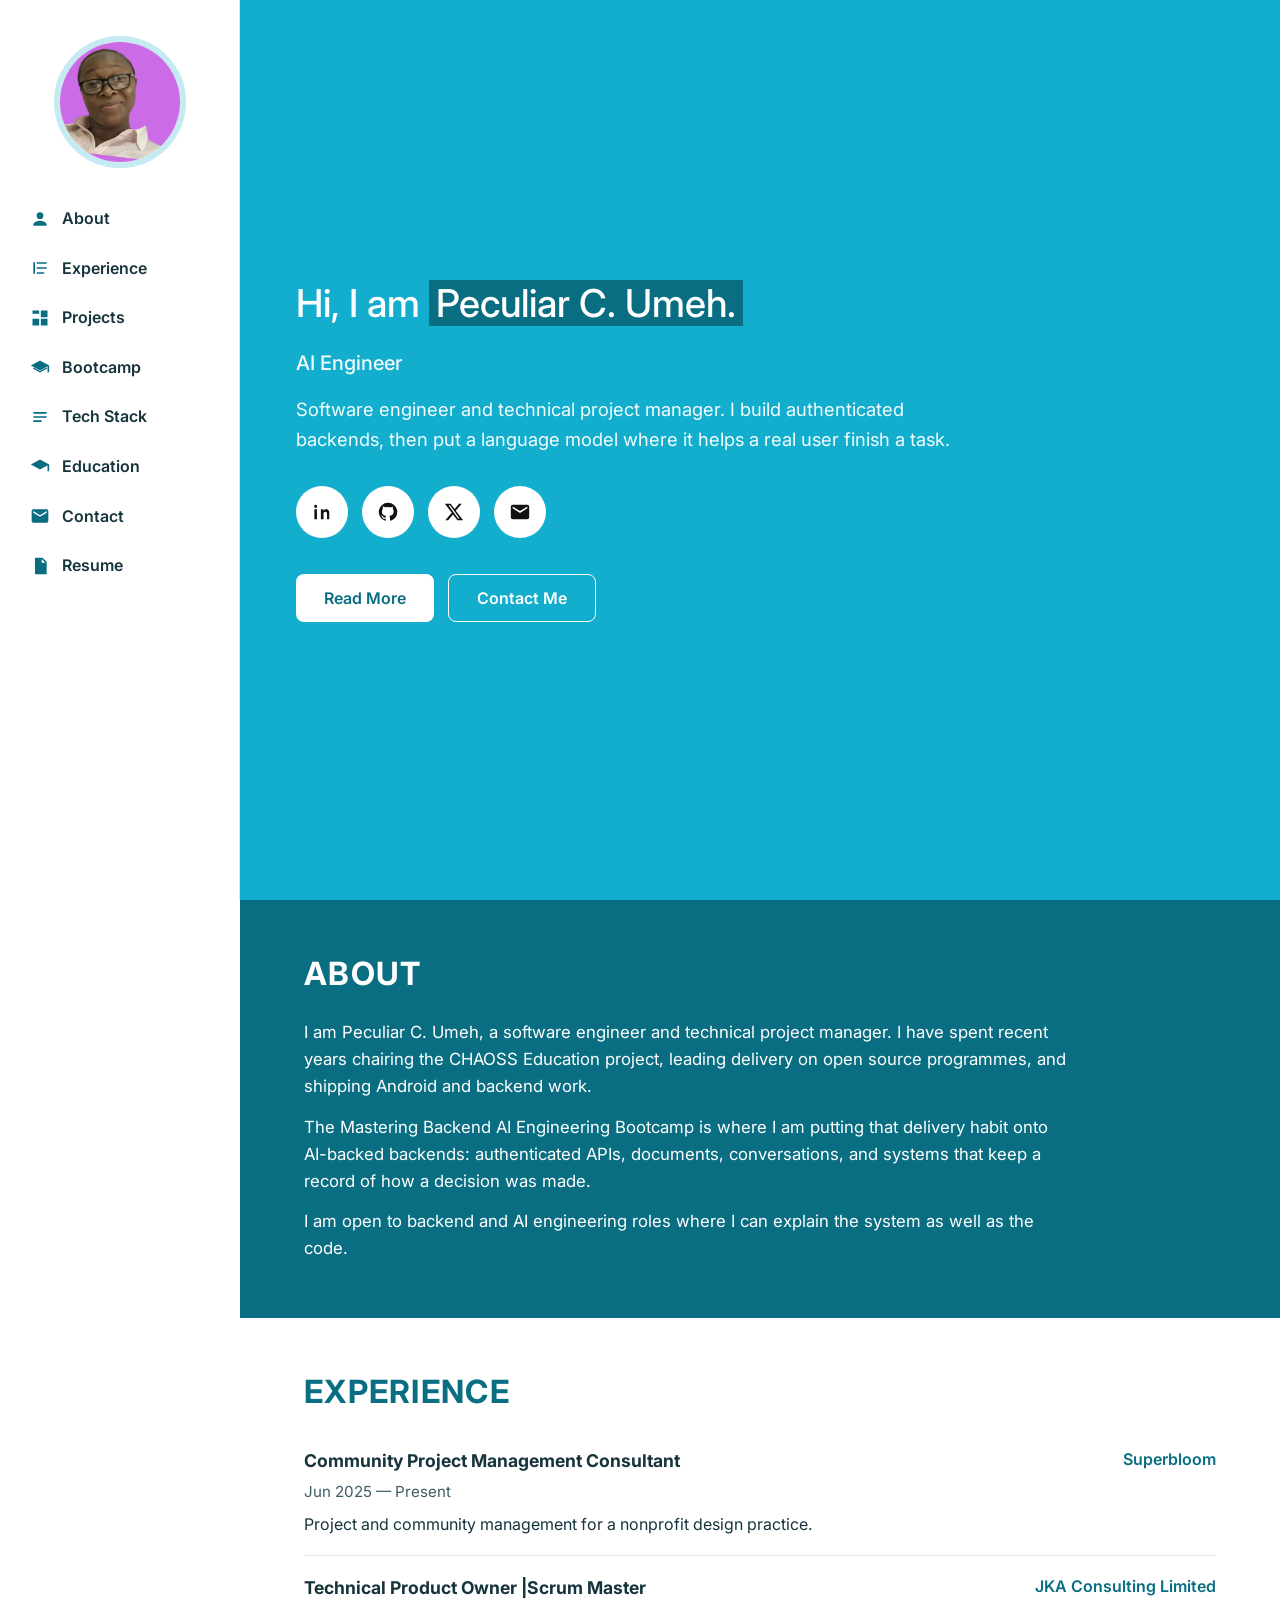
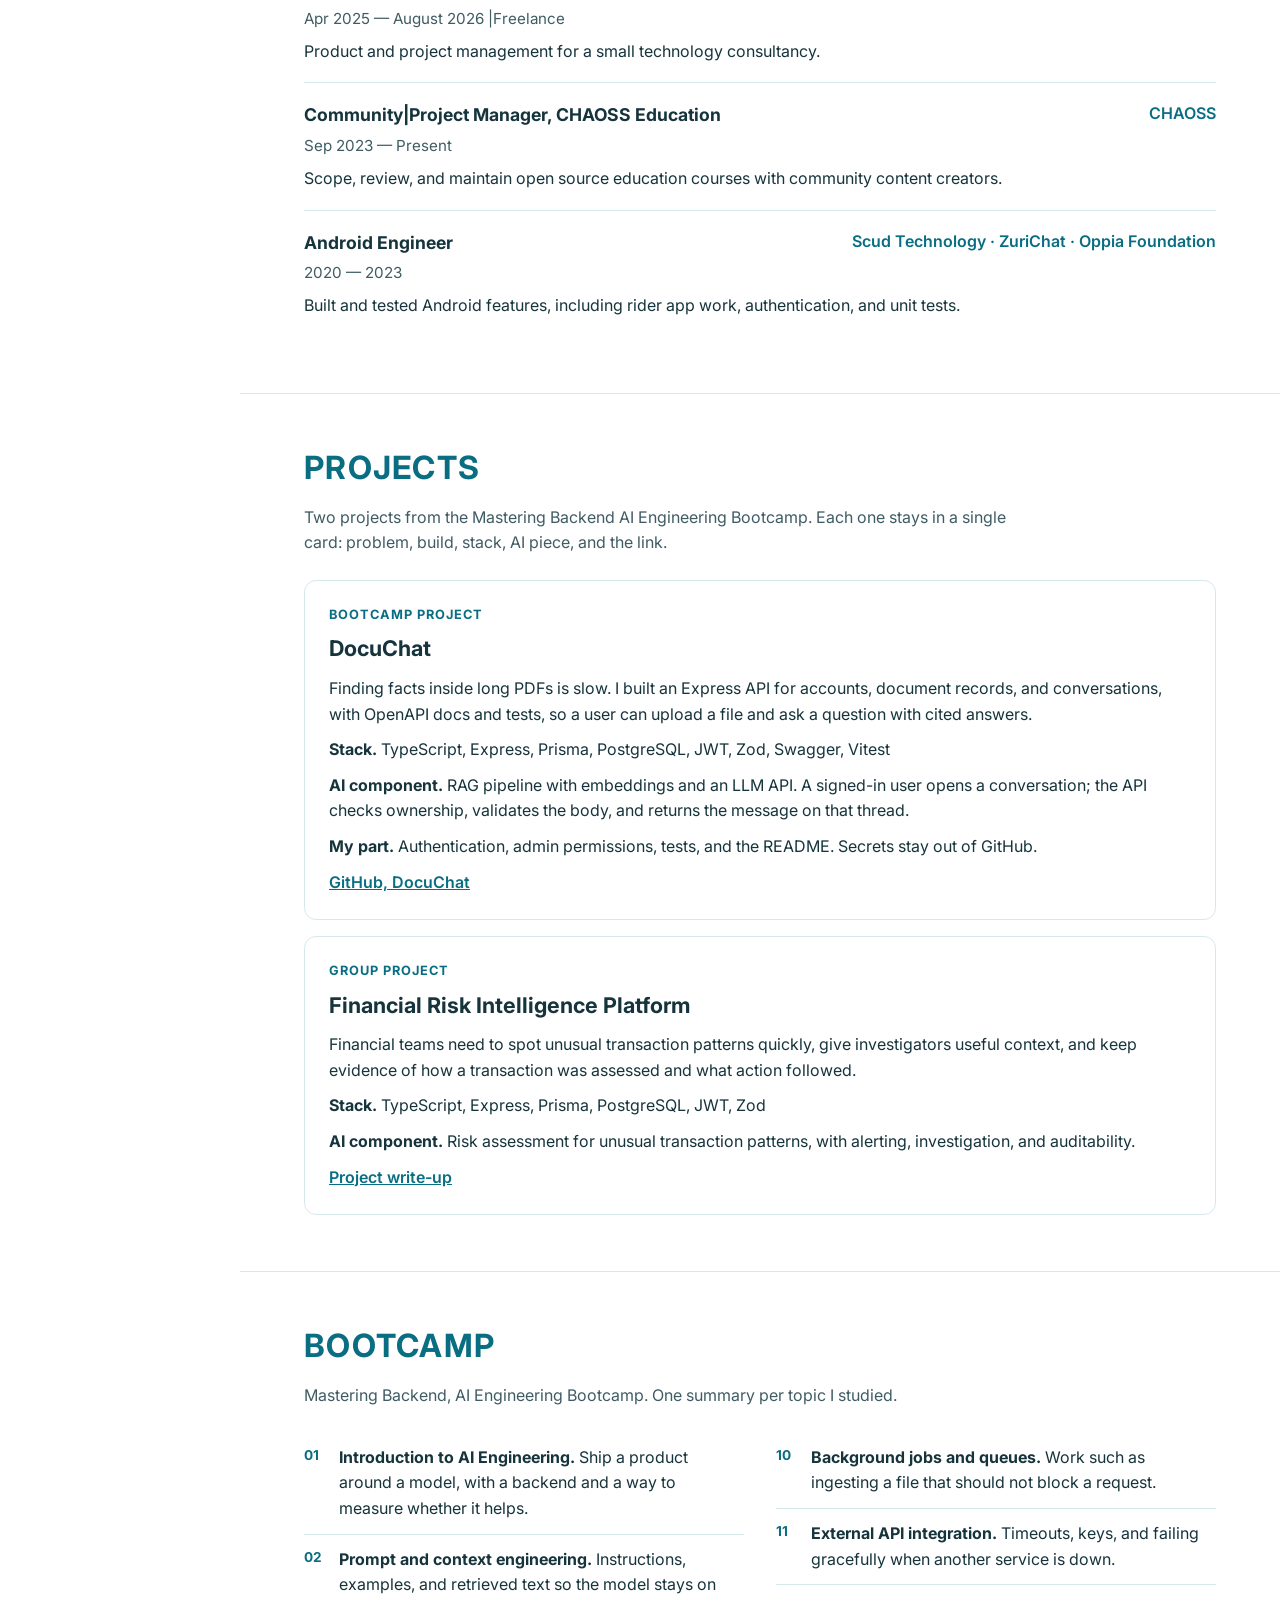
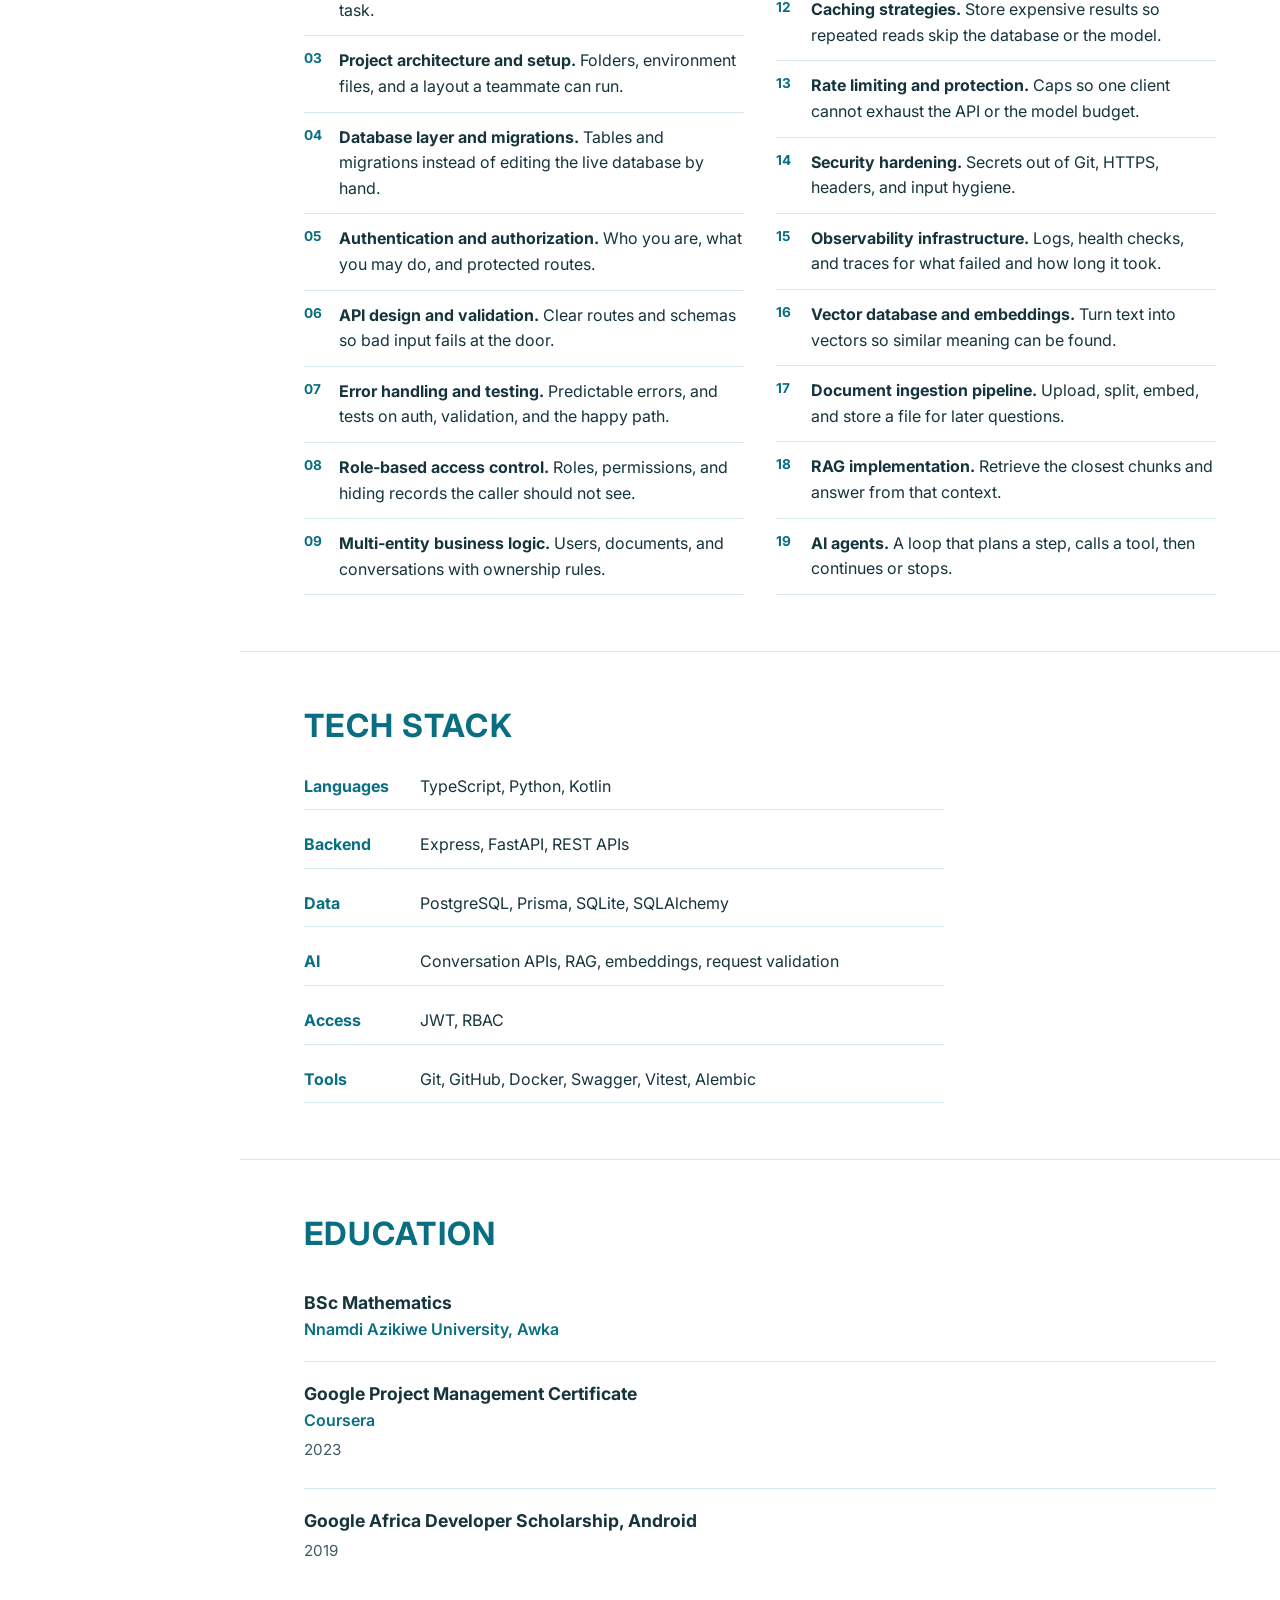
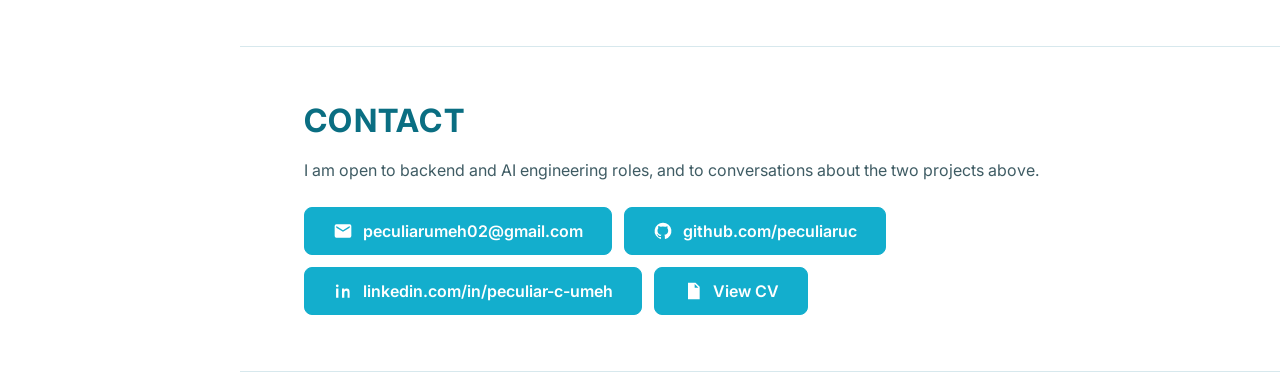
<file: index.html>
<!DOCTYPE html>
<html lang="en">
<head>
<meta charset="utf-8">
<meta name="viewport" content="width=device-width, initial-scale=1">
<title>Peculiar C. Umeh | Software developer| Technical Project Manager| AI Engineer</title>
<meta name="description" content="Portfolio of Peculiar C. Umeh. Bootcamp project: DocuChat. Group project: Financial Risk Intelligence Platform.">
<link rel="preconnect" href="https://fonts.googleapis.com">
<link rel="preconnect" href="https://fonts.gstatic.com" crossorigin>
<link href="https://fonts.googleapis.com/css2?family=Inter:wght@400;500;600;700&display=swap" rel="stylesheet">
<meta http-equiv="Cache-Control" content="no-cache, no-store, must-revalidate">
<meta http-equiv="Pragma" content="no-cache">
<link rel="stylesheet" href="assets/styles.css?v=4">
<style>
  a.btn.btn-contact { background:#13AECD; border:1px solid #13AECD; color:#fff; gap:10px; }
  a.btn.btn-contact:hover { background:#0A6E82; border-color:#0A6E82; color:#fff; }
  a.btn.btn-contact svg { width:20px; height:20px; flex:none; fill:currentColor; color:#fff; }
  .contact-actions { display:flex; flex-wrap:wrap; gap:12px; margin-top:8px; }
</style>
</head>
<body class="site">
<a class="skip" href="#main">Skip to content</a>
<button class="menu-btn" type="button" aria-expanded="false" aria-controls="sidebar">Menu</button>

<aside class="sidebar" id="sidebar">
  <a class="avatar" href="#top">
    <img src="assets/avatar.png" width="140" height="140" alt="Peculiar C. Umeh">
  </a>
  <nav class="side-nav" aria-label="Primary">
    <a href="#about">
      <svg viewBox="0 0 24 24" aria-hidden="true"><path fill="currentColor" d="M12 12a4 4 0 1 0-4-4 4 4 0 0 0 4 4Zm0 2c-4 0-8 2-8 5v1h16v-1c0-3-4-5-8-5Z"/></svg>
      About
    </a>
    <a href="#experience">
      <svg viewBox="0 0 24 24" aria-hidden="true"><path fill="currentColor" d="M4 19V5h2v14H4Zm4-8h12v2H8v-2Zm0 6h9v2H8v-2Zm0-12h12v2H8V5Z"/></svg>
      Experience
    </a>
    <a href="#projects">
      <svg viewBox="0 0 24 24" aria-hidden="true"><path fill="currentColor" d="M3 7h8V3H3v4Zm10 14h8v-8h-8v8ZM3 21h8v-8H3v8Zm10-10h8V3h-8v8Z"/></svg>
      Projects
    </a>
    <a href="#bootcamp">
      <svg viewBox="0 0 24 24" aria-hidden="true"><path fill="currentColor" d="M12 3 1 9l11 6 9-4.91V17h2V9L12 3Zm0 12.54L4.74 11.7 3.27 12.5 12 17.46l8.73-4.96-1.47-.8L12 15.54Z"/></svg>
      Bootcamp
    </a>
    <a href="#stack">
      <svg viewBox="0 0 24 24" aria-hidden="true"><path fill="currentColor" d="M4 6h16v2H4V6Zm0 5h16v2H4v-2Zm0 5h10v2H4v-2Z"/></svg>
      Tech Stack
    </a>
    <a href="#education">
      <svg viewBox="0 0 24 24" aria-hidden="true"><path fill="currentColor" d="M12 3 1 9l11 6 9-4.91V17h2V9L12 3Z"/></svg>
      Education
    </a>
    <a href="#contact">
      <svg viewBox="0 0 24 24" aria-hidden="true"><path fill="currentColor" d="M20 4H4a2 2 0 0 0-2 2v12a2 2 0 0 0 2 2h16a2 2 0 0 0 2-2V6a2 2 0 0 0-2-2Zm0 4-8 5L4 8V6l8 5 8-5v2Z"/></svg>
      Contact
    </a>
    <a href="resume.html">
      <svg viewBox="0 0 24 24" aria-hidden="true"><path fill="currentColor" d="M6 2h9l5 5v15H6V2Zm8 1.5V8h4.5L14 3.5ZM8 12h8v2H8v-2Zm0 4h8v2H8v-2Z"/></svg>
      Resume
    </a>
  </nav>
</aside>

<main id="main">
  <section class="hero" id="top">
    <p class="hello">Hi, I am <span>Peculiar C. Umeh.</span></p>
    <p class="role">AI Engineer</p>
    <p class="intro">Software engineer and technical project manager. I build authenticated backends, then put a language model where it helps a real user finish a task.</p>
    <div class="social">
      <a href="https://www.linkedin.com/in/peculiar-c-umeh" aria-label="LinkedIn">
        <svg viewBox="0 0 24 24"><path fill="currentColor" d="M6.5 9H3.7v11h2.8V9ZM5.1 4.2A1.64 1.64 0 1 0 5.1 7.5 1.64 1.64 0 0 0 5.1 4.2ZM20.3 20h-2.8v-5.4c0-1.3 0-3-1.8-3s-2.1 1.4-2.1 2.9V20H10.8V9h2.7v1.5h.1c.4-.7 1.3-1.5 2.8-1.5 3 0 3.5 2 3.5 4.5V20Z"/></svg>
      </a>
      <a href="https://github.com/peculiaruc" aria-label="GitHub">
        <svg viewBox="0 0 24 24"><path fill="currentColor" d="M12 2a10 10 0 0 0-3.2 19.5c.5.1.7-.2.7-.5v-1.7c-2.9.6-3.5-1.4-3.5-1.4-.5-1.1-1.1-1.4-1.1-1.4-.9-.6.1-.6.1-.6 1 .1 1.5 1 1.5 1 .9 1.5 2.4 1.1 3 .8.1-.6.4-1.1.6-1.3-2.3-.3-4.7-1.2-4.7-5.1 0-1.1.4-2 1-2.7-.1-.3-.4-1.3.1-2.7 0 0 .8-.3 2.8 1a9.6 9.6 0 0 1 5 0c2-.1 2.8-1 2.8-1 .5 1.4.2 2.4.1 2.7.7.7 1 1.6 1 2.7 0 4-2.4 4.8-4.7 5.1.4.3.7.9.7 1.9v2.8c0 .3.2.6.7.5A10 10 0 0 0 12 2Z"/></svg>
      </a>
      <a href="https://twitter.com/peculiarpec" aria-label="X">
        <svg viewBox="0 0 24 24"><path fill="currentColor" d="M17.5 3h3l-6.6 7.5L22 21h-6.2l-4.9-6.4L5.6 21H2.5l7.1-8.1L2 3h6.3l4.4 5.8L17.5 3Zm-1.1 16.2h1.7L7.7 4.7H6L16.4 19.2Z"/></svg>
      </a>
      <a href="mailto:peculiarumeh02@gmail.com" aria-label="Email">
        <svg viewBox="0 0 24 24"><path fill="currentColor" d="M20 4H4a2 2 0 0 0-2 2v12a2 2 0 0 0 2 2h16a2 2 0 0 0 2-2V6a2 2 0 0 0-2-2Zm0 4-8 5L4 8V6l8 5 8-5v2Z"/></svg>
      </a>
    </div>
    <div class="hero-actions">
      <a class="btn btn-light" href="#about">Read More</a>
      <a class="btn btn-ghost" href="#contact">Contact Me</a>
    </div>
  </section>

  <section class="band" id="about">
    <h2>About</h2>
    <div class="copy">
      <p>I am Peculiar C. Umeh, a software engineer and technical project manager. I have spent recent years chairing the CHAOSS Education project, leading delivery on open source programmes, and shipping Android and backend work.</p>
      <p>The Mastering Backend AI Engineering Bootcamp is where I am putting that delivery habit onto AI-backed backends: authenticated APIs, documents, conversations, and systems that keep a record of how a decision was made.</p>
      <p>I am open to backend and AI engineering roles where I can explain the system as well as the code.</p>
    </div>
  </section>

  <section class="panel" id="experience">
    <h2>Experience</h2>
    <article class="job">
      <div class="job-top">
        <h3>Community Project Management Consultant</h3>
        <p class="org">Superbloom</p>
      </div>
      <p class="when">Jun 2025 — Present</p>
      <p>Project and community management for a nonprofit design practice.</p>
    </article>
    <article class="job">
      <div class="job-top">
        <h3>Technical Product Owner |Scrum Master</h3>
        <p class="org">JKA Consulting Limited</p>
      </div>
      <p class="when">Apr 2025 — August 2026 |Freelance</p>
      <p>Product and project management for a small technology consultancy.</p>
    </article>
    <article class="job">
      <div class="job-top">
        <h3>Community|Project Manager, CHAOSS Education</h3>
        <p class="org">CHAOSS</p>
      </div>
      <p class="when">Sep 2023 — Present</p>
      <p>Scope, review, and maintain open source education courses with community content creators.</p>
    </article>
    <article class="job">
      <div class="job-top">
        <h3>Android Engineer</h3>
        <p class="org">Scud Technology · ZuriChat · Oppia Foundation</p>
      </div>
      <p class="when">2020 — 2023</p>
      <p>Built and tested Android features, including rider app work, authentication, and unit tests.</p>
    </article>
  </section>

  <section class="panel" id="projects">
    <h2>Projects</h2>
    <p class="lead">Two projects from the Mastering Backend AI Engineering Bootcamp. Each one stays in a single card: problem, build, stack, AI piece, and the link.</p>

    <article class="project">
      <p class="kicker">Bootcamp project</p>
      <h3>DocuChat</h3>
      <p>Finding facts inside long PDFs is slow. I built an Express API for accounts, document records, and conversations, with OpenAPI docs and tests, so a user can upload a file and ask a question with cited answers.</p>
      <p><strong>Stack.</strong> TypeScript, Express, Prisma, PostgreSQL, JWT, Zod, Swagger, Vitest</p>
      <p><strong>AI component.</strong> RAG pipeline with embeddings and an LLM API. A signed-in user opens a conversation; the API checks ownership, validates the body, and returns the message on that thread.</p>
      <p><strong>My part.</strong> Authentication, admin permissions, tests, and the README. Secrets stay out of GitHub.</p>
      <p class="links"><a href="https://github.com/peculiaruc/Docuchat-1">GitHub, DocuChat</a></p>
    </article>

    <article class="project">
      <p class="kicker">Group project</p>
      <h3>Financial Risk Intelligence Platform</h3>
      <p>Financial teams need to spot unusual transaction patterns quickly, give investigators useful context, and keep evidence of how a transaction was assessed and what action followed.</p>
      <p><strong>Stack.</strong> TypeScript, Express, Prisma, PostgreSQL, JWT, Zod</p>
      <p><strong>AI component.</strong> Risk assessment for unusual transaction patterns, with alerting, investigation, and auditability.</p>
      <p class="links"><a href="https://docs.google.com/document/d/1r9DbkZ8oZ-py4OMwsxAxlR_WTl6VayoDq1d4ChIwwW4/edit?tab=t.0">Project write-up</a></p>
    </article>
  </section>

  <section class="panel" id="bootcamp">
    <h2>Bootcamp</h2>
    <p class="lead">Mastering Backend, AI Engineering Bootcamp. One summary per topic I studied.</p>
    <ol class="topics">
      <li><strong>Introduction to AI Engineering.</strong> Ship a product around a model, with a backend and a way to measure whether it helps.</li>
      <li><strong>Prompt and context engineering.</strong> Instructions, examples, and retrieved text so the model stays on task.</li>
      <li><strong>Project architecture and setup.</strong> Folders, environment files, and a layout a teammate can run.</li>
      <li><strong>Database layer and migrations.</strong> Tables and migrations instead of editing the live database by hand.</li>
      <li><strong>Authentication and authorization.</strong> Who you are, what you may do, and protected routes.</li>
      <li><strong>API design and validation.</strong> Clear routes and schemas so bad input fails at the door.</li>
      <li><strong>Error handling and testing.</strong> Predictable errors, and tests on auth, validation, and the happy path.</li>
      <li><strong>Role-based access control.</strong> Roles, permissions, and hiding records the caller should not see.</li>
      <li><strong>Multi-entity business logic.</strong> Users, documents, and conversations with ownership rules.</li>
      <li><strong>Background jobs and queues.</strong> Work such as ingesting a file that should not block a request.</li>
      <li><strong>External API integration.</strong> Timeouts, keys, and failing gracefully when another service is down.</li>
      <li><strong>Caching strategies.</strong> Store expensive results so repeated reads skip the database or the model.</li>
      <li><strong>Rate limiting and protection.</strong> Caps so one client cannot exhaust the API or the model budget.</li>
      <li><strong>Security hardening.</strong> Secrets out of Git, HTTPS, headers, and input hygiene.</li>
      <li><strong>Observability infrastructure.</strong> Logs, health checks, and traces for what failed and how long it took.</li>
      <li><strong>Vector database and embeddings.</strong> Turn text into vectors so similar meaning can be found.</li>
      <li><strong>Document ingestion pipeline.</strong> Upload, split, embed, and store a file for later questions.</li>
      <li><strong>RAG implementation.</strong> Retrieve the closest chunks and answer from that context.</li>
      <li><strong>AI agents.</strong> A loop that plans a step, calls a tool, then continues or stops.</li>
    </ol>
  </section>

  <section class="panel" id="stack">
    <h2>Tech Stack</h2>
    <ul class="stack">
      <li><span>Languages</span> TypeScript, Python, Kotlin</li>
      <li><span>Backend</span> Express, FastAPI, REST APIs</li>
      <li><span>Data</span> PostgreSQL, Prisma, SQLite, SQLAlchemy</li>
      <li><span>AI</span> Conversation APIs, RAG, embeddings, request validation</li>
      <li><span>Access</span> JWT, RBAC</li>
      <li><span>Tools</span> Git, GitHub, Docker, Swagger, Vitest, Alembic</li>
    </ul>
  </section>

  <section class="panel" id="education">
    <h2>Education</h2>
    <article class="job">
      <h3>BSc Mathematics</h3>
      <p class="org">Nnamdi Azikiwe University, Awka</p>
    </article>
    <article class="job">
      <h3>Google Project Management Certificate</h3>
      <p class="org">Coursera</p>
      <p class="when">2023</p>
    </article>
    <article class="job">
      <h3>Google Africa Developer Scholarship, Android</h3>
      <p class="when">2019</p>
    </article>
  </section>

  <section class="panel" id="contact">
    <h2>Contact</h2>
    <p class="lead">I am open to backend and AI engineering roles, and to conversations about the two projects above.</p>
    <div class="contact-actions">
      <a class="btn btn-contact" href="mailto:peculiarumeh02@gmail.com">
        <svg viewBox="0 0 24 24" aria-hidden="true"><path fill="currentColor" d="M20 4H4a2 2 0 0 0-2 2v12a2 2 0 0 0 2 2h16a2 2 0 0 0 2-2V6a2 2 0 0 0-2-2Zm0 4-8 5L4 8V6l8 5 8-5v2Z"/></svg>
        peculiarumeh02@gmail.com
      </a>
      <a class="btn btn-contact" href="https://github.com/peculiaruc">
        <svg viewBox="0 0 24 24" aria-hidden="true"><path fill="currentColor" d="M12 2a10 10 0 0 0-3.2 19.5c.5.1.7-.2.7-.5v-1.7c-2.9.6-3.5-1.4-3.5-1.4-.5-1.1-1.1-1.4-1.1-1.4-.9-.6.1-.6.1-.6 1 .1 1.5 1 1.5 1 .9 1.5 2.4 1.1 3 .8.1-.6.4-1.1.6-1.3-2.3-.3-4.7-1.2-4.7-5.1 0-1.1.4-2 1-2.7-.1-.3-.4-1.3.1-2.7 0 0 .8-.3 2.8 1a9.6 9.6 0 0 1 5 0c2-.1 2.8-1 2.8-1 .5 1.4.2 2.4.1 2.7.7.7 1 1.6 1 2.7 0 4-2.4 4.8-4.7 5.1.4.3.7.9.7 1.9v2.8c0 .3.2.6.7.5A10 10 0 0 0 12 2Z"/></svg>
        github.com/peculiaruc
      </a>
      <a class="btn btn-contact" href="https://www.linkedin.com/in/peculiar-c-umeh">
        <svg viewBox="0 0 24 24" aria-hidden="true"><path fill="currentColor" d="M6.5 9H3.7v11h2.8V9ZM5.1 4.2A1.64 1.64 0 1 0 5.1 7.5 1.64 1.64 0 0 0 5.1 4.2ZM20.3 20h-2.8v-5.4c0-1.3 0-3-1.8-3s-2.1 1.4-2.1 2.9V20H10.8V9h2.7v1.5h.1c.4-.7 1.3-1.5 2.8-1.5 3 0 3.5 2 3.5 4.5V20Z"/></svg>
        linkedin.com/in/peculiar-c-umeh
      </a>
      <a class="btn btn-contact" href="resume.html">
        <svg viewBox="0 0 24 24" aria-hidden="true"><path fill="currentColor" d="M6 2h9l5 5v15H6V2Zm8 1.5V8h4.5L14 3.5ZM8 12h8v2H8v-2Zm0 4h8v2H8v-2Z"/></svg>
        View CV
      </a>
    </div>
  </section>
</main>
<script src="assets/script.js?v=4" defer></script>
</body>
</html>
</file>
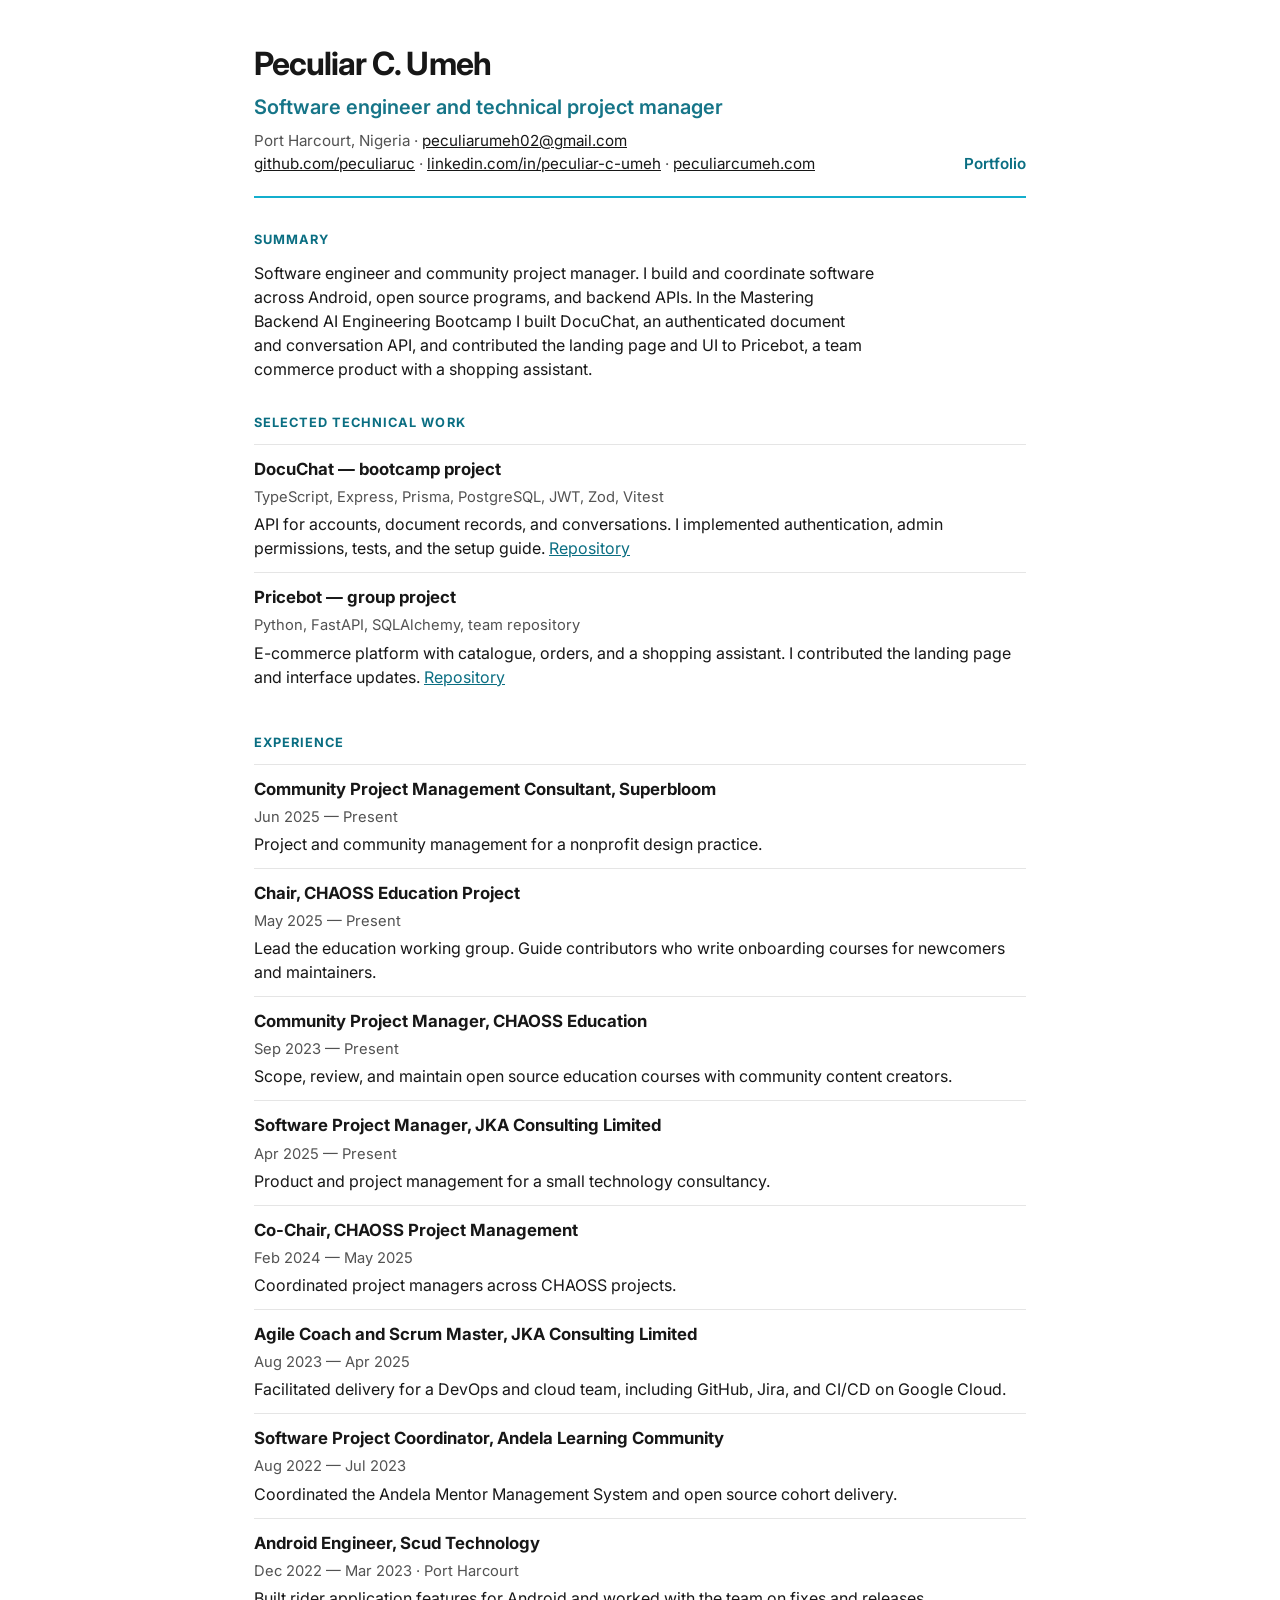
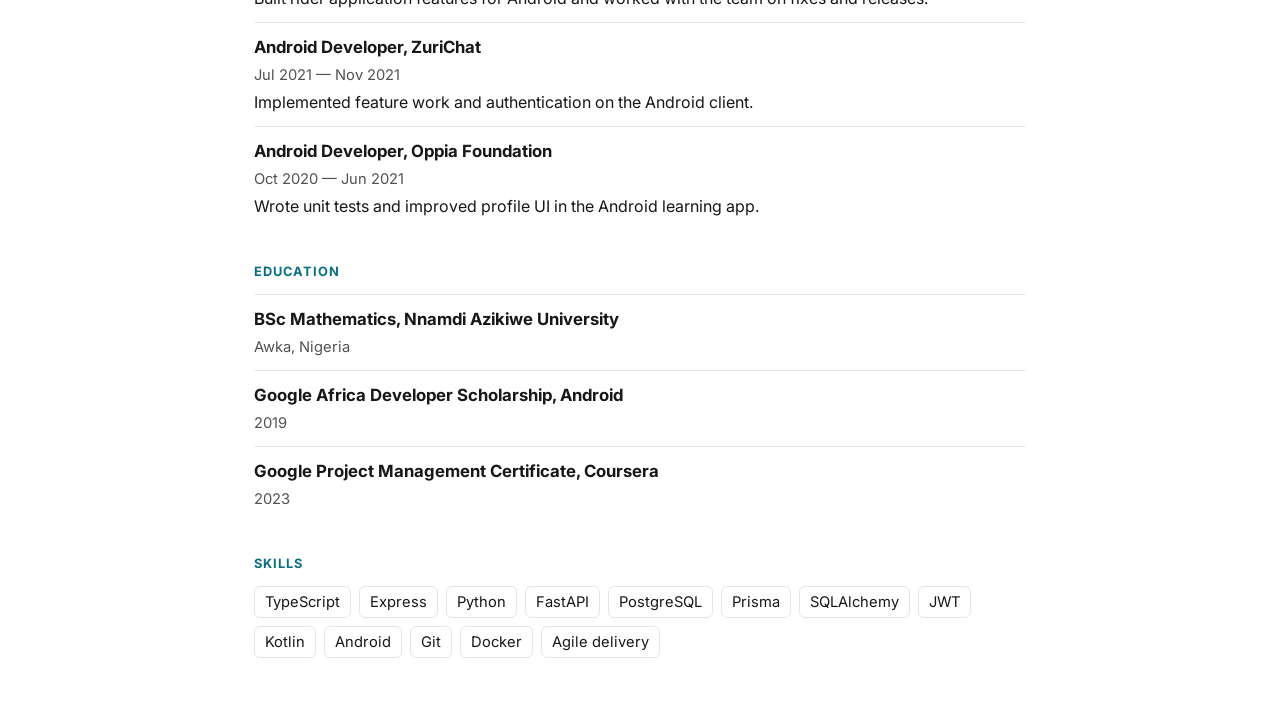
<file: resume.html>
<!DOCTYPE html>
<html lang="en">
<head>
<meta charset="utf-8">
<meta name="viewport" content="width=device-width, initial-scale=1">
<title>CV | Peculiar C. Umeh</title>
<meta name="description" content="Curriculum vitae of Peculiar C. Umeh, software engineer and technical project manager.">
<link rel="preconnect" href="https://fonts.googleapis.com">
<link rel="preconnect" href="https://fonts.gstatic.com" crossorigin>
<link href="https://fonts.googleapis.com/css2?family=Inter:wght@400;500;600;700&display=swap" rel="stylesheet">
<link rel="stylesheet" href="assets/styles.css?v=3">
</head>
<body class="resume-page">
<main class="wrap">
  <header>
    <div>
      <h1>Peculiar C. Umeh</h1>
      <p class="role">Software engineer and technical project manager</p>
      <p class="contact">Port Harcourt, Nigeria · <a href="mailto:peculiarumeh02@gmail.com">peculiarumeh02@gmail.com</a><br>
        <a href="https://github.com/peculiaruc">github.com/peculiaruc</a> ·
        <a href="https://www.linkedin.com/in/peculiar-c-umeh">linkedin.com/in/peculiar-c-umeh</a> ·
        <a href="https://peculiarcumeh.com/">peculiarcumeh.com</a>
      </p>
    </div>
    <a class="back" href="index.html">Portfolio</a>
  </header>

  <h2>Summary</h2>
  <p class="summary">Software engineer and community project manager. I build and coordinate software across Android, open source programs, and backend APIs. In the Mastering Backend AI Engineering Bootcamp I built DocuChat, an authenticated document and conversation API, and contributed the landing page and UI to Pricebot, a team commerce product with a shopping assistant.</p>

  <h2>Selected technical work</h2>
  <article class="job">
    <h3>DocuChat — bootcamp project</h3>
    <p class="when">TypeScript, Express, Prisma, PostgreSQL, JWT, Zod, Vitest</p>
    <p>API for accounts, document records, and conversations. I implemented authentication, admin permissions, tests, and the setup guide. <a href="https://github.com/peculiaruc/Docuchat-1">Repository</a></p>
  </article>
  <article class="job">
    <h3>Pricebot — group project</h3>
    <p class="when">Python, FastAPI, SQLAlchemy, team repository</p>
    <p>E-commerce platform with catalogue, orders, and a shopping assistant. I contributed the landing page and interface updates. <a href="https://github.com/aiffone/pricebot">Repository</a></p>
  </article>

  <h2>Experience</h2>
  <article class="job">
    <h3>Community Project Management Consultant, Superbloom</h3>
    <p class="when">Jun 2025 — Present</p>
    <p>Project and community management for a nonprofit design practice.</p>
  </article>
  <article class="job">
    <h3>Chair, CHAOSS Education Project</h3>
    <p class="when">May 2025 — Present</p>
    <p>Lead the education working group. Guide contributors who write onboarding courses for newcomers and maintainers.</p>
  </article>
  <article class="job">
    <h3>Community Project Manager, CHAOSS Education</h3>
    <p class="when">Sep 2023 — Present</p>
    <p>Scope, review, and maintain open source education courses with community content creators.</p>
  </article>
  <article class="job">
    <h3>Software Project Manager, JKA Consulting Limited</h3>
    <p class="when">Apr 2025 — Present</p>
    <p>Product and project management for a small technology consultancy.</p>
  </article>
  <article class="job">
    <h3>Co-Chair, CHAOSS Project Management</h3>
    <p class="when">Feb 2024 — May 2025</p>
    <p>Coordinated project managers across CHAOSS projects.</p>
  </article>
  <article class="job">
    <h3>Agile Coach and Scrum Master, JKA Consulting Limited</h3>
    <p class="when">Aug 2023 — Apr 2025</p>
    <p>Facilitated delivery for a DevOps and cloud team, including GitHub, Jira, and CI/CD on Google Cloud.</p>
  </article>
  <article class="job">
    <h3>Software Project Coordinator, Andela Learning Community</h3>
    <p class="when">Aug 2022 — Jul 2023</p>
    <p>Coordinated the Andela Mentor Management System and open source cohort delivery.</p>
  </article>
  <article class="job">
    <h3>Android Engineer, Scud Technology</h3>
    <p class="when">Dec 2022 — Mar 2023 · Port Harcourt</p>
    <p>Built rider application features for Android and worked with the team on fixes and releases.</p>
  </article>
  <article class="job">
    <h3>Android Developer, ZuriChat</h3>
    <p class="when">Jul 2021 — Nov 2021</p>
    <p>Implemented feature work and authentication on the Android client.</p>
  </article>
  <article class="job">
    <h3>Android Developer, Oppia Foundation</h3>
    <p class="when">Oct 2020 — Jun 2021</p>
    <p>Wrote unit tests and improved profile UI in the Android learning app.</p>
  </article>

  <h2>Education</h2>
  <article class="job">
    <h3>BSc Mathematics, Nnamdi Azikiwe University</h3>
    <p class="when">Awka, Nigeria</p>
  </article>
  <article class="job">
    <h3>Google Africa Developer Scholarship, Android</h3>
    <p class="when">2019</p>
  </article>
  <article class="job">
    <h3>Google Project Management Certificate, Coursera</h3>
    <p class="when">2023</p>
  </article>

  <h2>Skills</h2>
  <ul class="skills">
    <li>TypeScript</li><li>Express</li><li>Python</li><li>FastAPI</li><li>PostgreSQL</li><li>Prisma</li><li>SQLAlchemy</li><li>JWT</li><li>Kotlin</li><li>Android</li><li>Git</li><li>Docker</li><li>Agile delivery</li>
  </ul>
</main>
</body>
</html>
</file>
<file: assets/styles.css>
:root {
  --teal: #13AECD;
  --teal-deep: #0A6E82;
  --teal-mid: #3aa7c0;
  --ink: #16343c;
  --muted: #3f5c64;
  --line: #d7e8ed;
  --white: #fff;
  --sidebar: 240px;
}

*, *::before, *::after { box-sizing: border-box; }
html { scroll-behavior: smooth; scroll-padding-top: 16px; }
body { margin: 0; font-family: Inter, system-ui, -apple-system, "Segoe UI", sans-serif; color: var(--ink); background: var(--white); line-height: 1.6; }
h1, h2, h3, p, ul, ol { margin: 0; }
a { color: var(--teal-deep); }
img { display: block; max-width: 100%; }
.skip { position: absolute; left: 12px; top: -80px; background: #000; color: #fff; padding: 8px 12px; z-index: 40; }
.skip:focus { top: 12px; }

.site { display: grid; grid-template-columns: var(--sidebar) 1fr; min-height: 100vh; }
.menu-btn { display: none; }

.sidebar {
  position: sticky;
  top: 0;
  height: 100vh;
  background: var(--white);
  border-right: 1px solid var(--line);
  padding: 28px 18px;
  display: flex;
  flex-direction: column;
  gap: 28px;
}

.avatar {
  width: 132px;
  height: 132px;
  margin: 8px auto 0;
  border-radius: 50%;
  border: 6px solid #c5eaf2;
  overflow: hidden;
}
.avatar img { width: 100%; height: 100%; object-fit: cover; }

.side-nav { display: flex; flex-direction: column; gap: 4px; }
.side-nav a {
  display: flex;
  align-items: center;
  gap: 12px;
  padding: 10px 12px;
  color: var(--ink);
  text-decoration: none;
  font-weight: 600;
  border-radius: 8px;
}
.side-nav a:hover,
.side-nav a:focus-visible { background: #eef8fb; color: var(--teal-deep); }
.side-nav svg { width: 20px; height: 20px; flex: none; color: var(--teal-deep); }

main { min-width: 0; }

.hero {
  min-height: 100vh;
  background: var(--teal);
  color: var(--white);
  padding: 72px 48px 72px 56px;
  display: flex;
  flex-direction: column;
  justify-content: center;
}
.hello { font-size: clamp(1.75rem, 3vw, 2.75rem); font-weight: 500; line-height: 1.35; max-width: 16em; }
.hello span { background: var(--teal-deep); padding: 0 .18em; box-decoration-break: clone; -webkit-box-decoration-break: clone; }
.role { margin-top: 18px; font-size: 1.25rem; font-weight: 500; opacity: .95; }
.intro { max-width: 42rem; margin-top: 16px; font-size: 1.15rem; color: #f3fcfe; }

.social { display: flex; gap: 14px; margin-top: 32px; }
.social a {
  width: 52px;
  height: 52px;
  border-radius: 50%;
  background: var(--white);
  color: #111;
  display: grid;
  place-items: center;
}
.social svg { width: 22px; height: 22px; }

.hero-actions { display: flex; flex-wrap: wrap; gap: 14px; margin-top: 36px; }
.btn {
  display: inline-flex;
  align-items: center;
  justify-content: center;
  min-height: 48px;
  padding: 0 28px;
  border-radius: 8px;
  font-weight: 600;
  text-decoration: none;
}
.btn-light { background: var(--white); color: var(--teal-deep); }
.btn-ghost { background: transparent; color: var(--white); border: 1px solid var(--white); }
.btn-ghost:hover { background: rgba(255,255,255,.12); }

.band { background: var(--teal-deep); color: var(--white); padding: 48px 64px 56px; }
.band h2 { font-size: 2rem; letter-spacing: .04em; text-transform: uppercase; margin-bottom: 20px; }
.band .copy { max-width: 48rem; display: grid; gap: 14px; font-size: 1.05rem; }
.band a { color: #fff; }

.panel { background: var(--white); padding: 48px 64px 56px; border-bottom: 1px solid var(--line); }
.panel h2 { font-size: 2rem; letter-spacing: .04em; text-transform: uppercase; color: var(--teal-deep); margin-bottom: 12px; }
.lead { max-width: 46rem; color: var(--muted); margin-bottom: 24px; }

.job { padding: 18px 0; border-top: 1px solid var(--line); }
.job:first-of-type { border-top: 0; }
.job-top { display: flex; flex-wrap: wrap; gap: 8px 16px; justify-content: space-between; }
.job h3 { font-size: 1.1rem; }
.org { font-weight: 600; color: var(--teal-deep); }
.when { color: var(--muted); font-size: .95rem; margin: 4px 0 8px; }

.project {
  border: 1px solid var(--line);
  border-radius: 12px;
  padding: 24px;
  margin-top: 16px;
}
.kicker { font-size: .8rem; font-weight: 700; letter-spacing: .08em; text-transform: uppercase; color: var(--teal-deep); margin-bottom: 6px; }
.project h3 { font-size: 1.35rem; margin-bottom: 10px; }
.project p + p { margin-top: 10px; }
.links { margin-top: 14px; font-weight: 600; }

.topics {
  columns: 2;
  column-gap: 32px;
  padding: 0;
  list-style: none;
  counter-reset: t;
}
.topics li {
  break-inside: avoid;
  counter-increment: t;
  padding: 12px 0 12px 2.2em;
  position: relative;
  border-bottom: 1px solid var(--line);
}
.topics li::before {
  content: counter(t, decimal-leading-zero);
  position: absolute;
  left: 0;
  color: var(--teal-deep);
  font-weight: 700;
  font-size: .85rem;
}

.stack { list-style: none; padding: 0; display: grid; gap: 12px; max-width: 40rem; }
.stack li { border-bottom: 1px solid var(--line); padding: 10px 0; }
.stack span { display: inline-block; min-width: 7rem; font-weight: 700; color: var(--teal-deep); }

.contact-actions { display: flex; flex-wrap: wrap; gap: 12px; margin-top: 8px; }
a.btn.btn-contact {
  gap: 10px;
  background: #13AECD;
  border: 1px solid #13AECD;
  color: #fff;
}
a.btn.btn-contact:hover,
a.btn.btn-contact:visited {
  background: #0A6E82;
  border-color: #0A6E82;
  color: #fff;
}
a.btn.btn-contact svg { width: 20px; height: 20px; flex: none; color: #fff; }

@media (max-width: 900px) {
  .site { grid-template-columns: 1fr; }
  .menu-btn {
    display: inline-flex;
    position: fixed;
    top: 12px;
    left: 12px;
    z-index: 30;
    min-height: 40px;
    padding: 0 14px;
    border: 0;
    border-radius: 8px;
    background: var(--white);
    color: var(--teal-deep);
    font: 600 1rem Inter, system-ui, sans-serif;
    box-shadow: 0 2px 10px rgba(0,0,0,.12);
  }
  .sidebar {
    position: fixed;
    inset: 0 auto 0 0;
    width: min(80vw, 280px);
    z-index: 25;
    transform: translateX(-105%);
    transition: transform 180ms ease;
  }
  .nav-open .sidebar { transform: none; }
  .hero, .band, .panel { padding: 56px 24px; }
  .topics { columns: 1; }
}

.resume-page {
  --ink:#171717;--muted:#525252;--line:#e5e5e5;--accent:#0A6E82;--cyan:#13AECD;--max:820px;
  margin:0;
  font-family:Inter,system-ui,-apple-system,"Segoe UI",sans-serif;
  color:var(--ink);
  background:#fff;
  line-height:1.5;
}
.resume-page a { color:var(--accent); }
.resume-page .wrap { max-width:var(--max); margin:0 auto; padding:40px 24px 64px; }
.resume-page header {
  display:flex; justify-content:space-between; gap:24px; align-items:flex-end;
  border-bottom:2px solid var(--cyan); padding-bottom:20px;
}
.resume-page h1 { font-size:2rem; letter-spacing:-.03em; margin:0; }
.resume-page .role { margin:4px 0 0; color:var(--accent); font-weight:600; }
.resume-page .contact { margin:8px 0 0; color:var(--muted); font-size:.95rem; }
.resume-page .contact a { color:var(--ink); }
.resume-page .back { font-size:.95rem; font-weight:600; text-decoration:none; }
.resume-page h2 { font-size:.8rem; letter-spacing:.08em; text-transform:uppercase; color:var(--accent); margin:32px 0 12px; }
.resume-page ul { margin:0; padding:0; list-style:none; }
.resume-page .job { padding:12px 0; border-top:1px solid var(--line); }
.resume-page .job h3 { margin:0; font-size:1.05rem; }
.resume-page .job p { margin:4px 0 0; }
.resume-page .when { color:var(--muted); font-size:.92rem; }
.resume-page .summary { max-width:62ch; }
.resume-page .skills { display:flex; flex-wrap:wrap; gap:8px; }
.resume-page .skills li { border:1px solid var(--line); border-radius:6px; padding:4px 10px; font-size:.92rem; }
@media print {
  .resume-page .back { display:none; }
  .resume-page .wrap { padding:0; }
  .resume-page a { color:inherit; text-decoration:none; }
}
</file>
